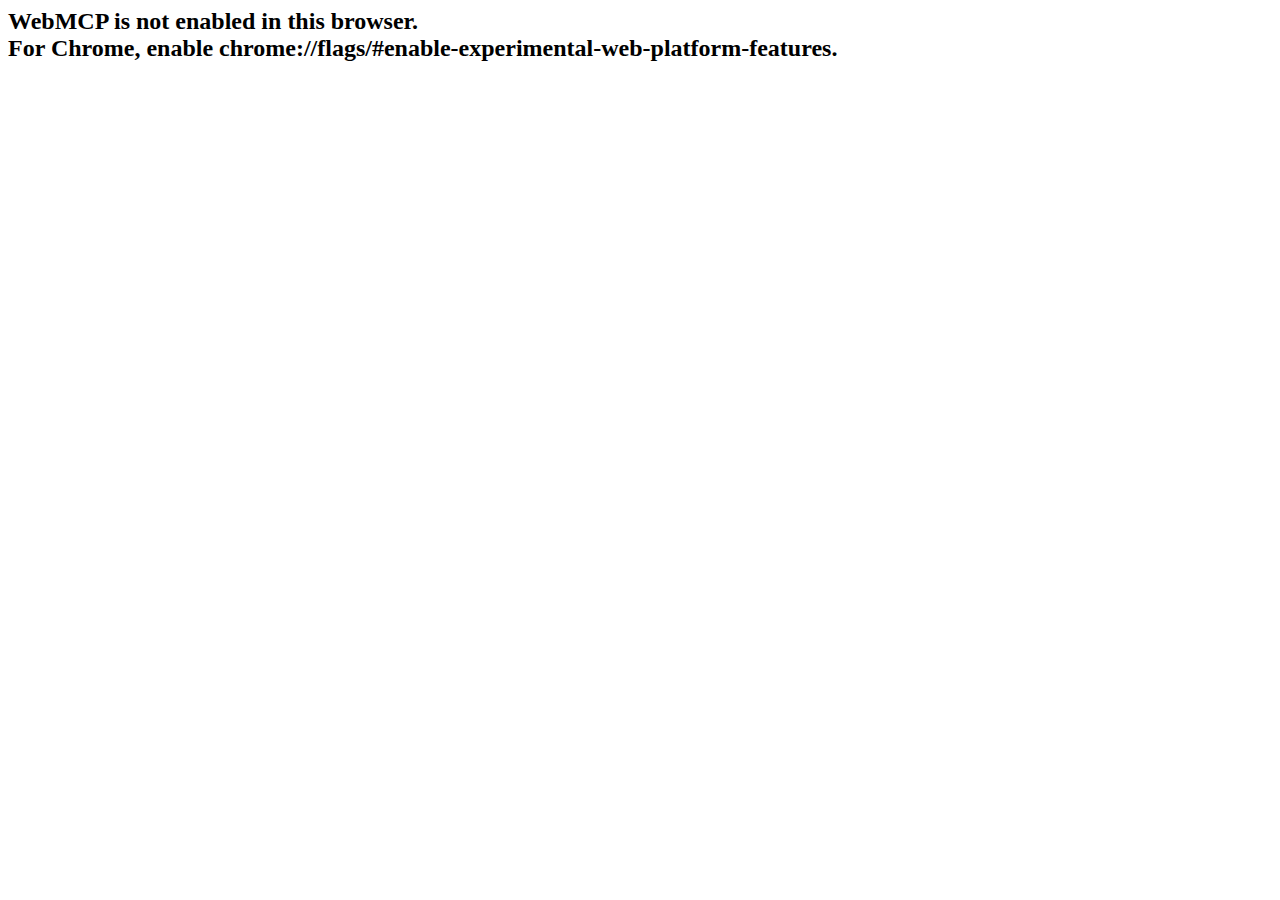
<file: index.html>
<!DOCTYPE html>
<html lang="en">
<head>
    <meta charset="UTF-8">
    <meta name="viewport" content="width=device-width, initial-scale=1.0">
    <title id="pageTitle">Flight Booking</title>
    <link rel="icon" href="data:image/svg+xml,<svg xmlns=%22http://www.w3.org/2000/svg%22 viewBox=%220 0 100 100%22><text y=%22.9em%22 font-size=%2290%22>✈️</text></svg>">
    <link rel="stylesheet" href="styles.css">
    <script>
        const isDeclarative = new URLSearchParams(window.location.search).get('declarative') === 'true';
        document.addEventListener('DOMContentLoaded', () => {
            const subHeading = document.getElementById('subHeading');
            const flightForm = document.getElementById('flightForm');
            if (isDeclarative) {
                document.getElementById('pageTitle').textContent = 'Flight Booking (Declarative Form Version)';
                document.getElementById('mainHeading').textContent = '✈️ Book Your Flight (Declarative Version)';
                subHeading.innerHTML = 'Find the best flights for your journey <a href="index.html">(imperative version)</a>';
            } else {
                subHeading.innerHTML = 'Find the best flights for your journey <a href="index.html?declarative=true">(declarative version)</a>';
                flightForm.removeAttribute('toolname');
                flightForm.removeAttribute('tooldescription');
            }
        });
    </script>
    <script src="script.js" defer></script>
</head>
<body>
    <div class="container" id="searchPage">
        <h2 id="webmcp-support-message"></h2>
        
        <div class="simulation-settings">
            <div class="settings-grid">
                <div style="margin-bottom: 0;">
                    <label for="latencyInput">Tool Execution Latency (ms)</label>
                    <input type="number" id="latencyInput" placeholder="0" min="0" step="100" value="0">
                </div>
                <div class="settings-checkbox">
                    <input type="checkbox" id="toolBugWorkaround" checked>
                    <label for="toolBugWorkaround">Tool declaration bug workaround</label>
                </div>
            </div>
        </div>
        
        <h1 id="mainHeading">✈️ Book Your Flight</h1>
        <p class="subtitle" id="subHeading">Find the best flights for your journey</p>

        <form id="flightForm" toolname="search_flights"
                tooldescription="Search for available flights between cities. Returns detailed
                flight information including airline, price, times, stops, duration, aircraft type,
                amenities, and seat details.">
            <div class="form-group">
                <label for="origin">Origin City</label>
                <input type="text" id="origin" name="origin" placeholder="e.g., New York" required>
            </div>

            <div class="form-group">
                <label for="destination">Destination City</label>
                <input type="text" id="destination" name="destination" placeholder="e.g., Los Angeles" required>
            </div>

            <div class="form-group">
                <label for="departureDate">Departure Date</label>
                <input type="date" id="departureDate" name="departureDate" required>
            </div>

            <div class="checkbox-group">
                <input type="checkbox" id="oneWay">
                <label for="oneWay">One-way trip</label>
            </div>

            <div class="form-group" id="returnDateGroup">
                <label for="returnDate">Return Date</label>
                <input type="date" id="returnDate" name="returnDate">
            </div>

            <div class="form-group">
                <label for="passengers">Number of Passengers</label>
                <select id="passengers" name="passengers" required>
                    <option value="1">1 Passenger</option>
                    <option value="2">2 Passengers</option>
                    <option value="3">3 Passengers</option>
                    <option value="4">4 Passengers</option>
                    <option value="5">5 Passengers</option>
                    <option value="6">6 Passengers</option>
                    <option value="7">7 Passengers</option>
                    <option value="8">8 Passengers</option>
                </select>
            </div>

            <button type="submit">Search Flights</button>
        </form>
    </div>

    <div class="container results-container hidden" id="resultsPage">
        <button class="back-button" id="backButton">← Back to Search</button>
        
        <div class="search-summary" id="searchSummary"></div>

        <h1>Available Flights</h1>
        <p class="subtitle" id="resultsCount"></p>

        <div id="flightResults"></div>

        <div class="pagination">
            <button id="prevButton" disabled>Previous</button>
            <span class="page-info" id="pageInfo"></span>
            <button id="nextButton">Next</button>
        </div>
    </div>
</body>
</html>
</file>
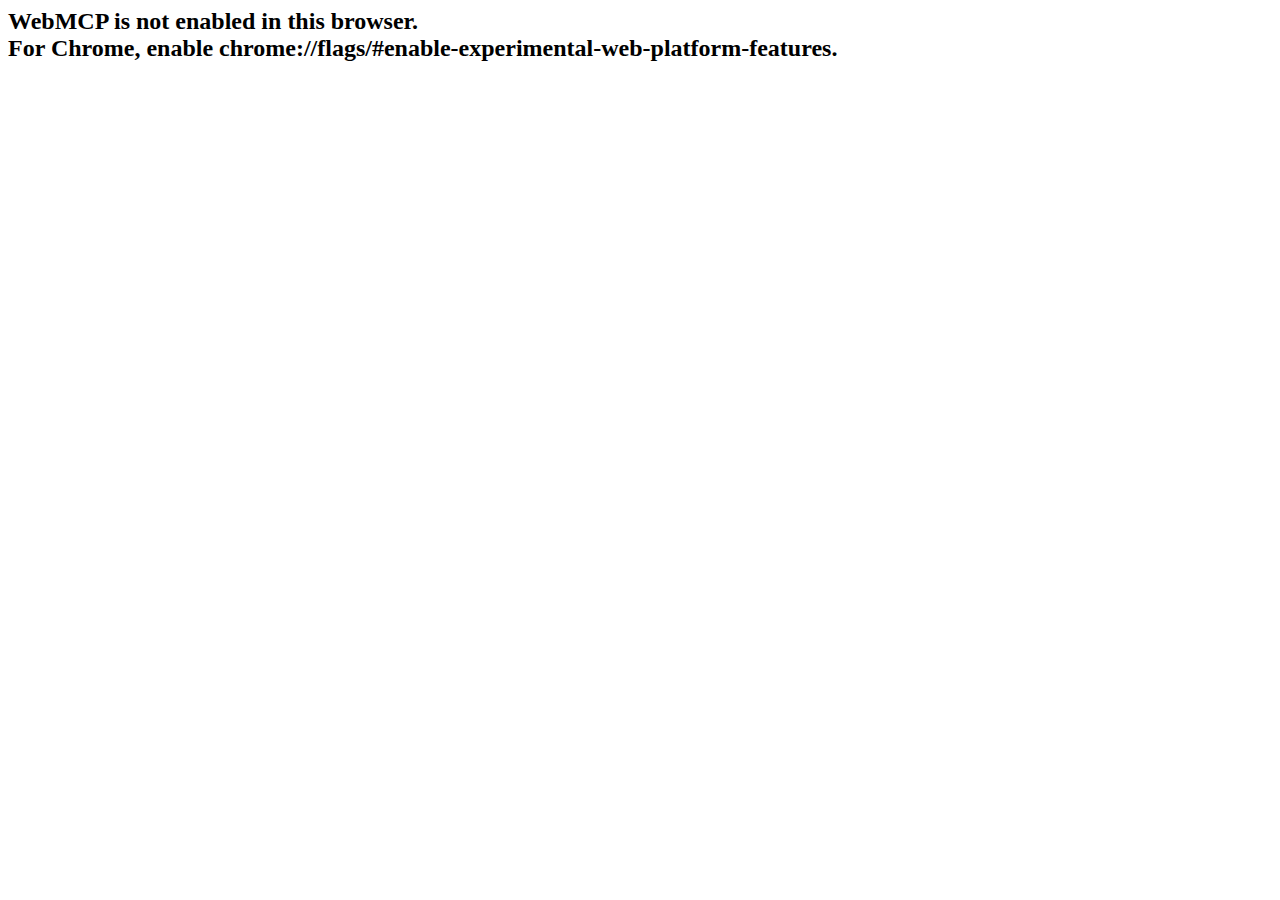
<file: declarative.html>
<!DOCTYPE html>
<html lang="en">
<head>
    <meta charset="UTF-8">
    <meta name="viewport" content="width=device-width, initial-scale=1.0">
    <title>Flight Booking (Declarative Form Version)</title>
    <link rel="icon" href="data:image/svg+xml,<svg xmlns=%22http://www.w3.org/2000/svg%22 viewBox=%220 0 100 100%22><text y=%22.9em%22 font-size=%2290%22>✈️</text></svg>">
    <link rel="stylesheet" href="styles.css">
    <script>window.include_search_flights_tool = false;</script>
    <script src="script.js" defer></script>
</head>
<body>
    <div class="container" id="searchPage">
        
        <div class="simulation-settings">
            <div class="settings-grid">
                <div style="margin-bottom: 0;">
                    <label for="latencyInput">Tool Execution Latency (ms)</label>
                    <input type="number" id="latencyInput" placeholder="0" min="0" step="100" value="0">
                </div>
                <div class="settings-checkbox">
                    <input type="checkbox" id="toolBugWorkaround" checked>
                    <label for="toolBugWorkaround">Tool declaration bug workaround</label>
                </div>
            </div>
        </div>
        
        <h1>✈️ Book Your Flight (Declarative Version)</h1>
        <p class="subtitle">Find the best flights for your journey</p>

        <form id="flightForm" toolname="search_flights"
                tooldescription="Search for available flights between cities. Returns detailed
                flight information including airline, price, times, stops, duration, aircraft type,
                amenities, and seat details.">
            <div class="form-group">
                <label for="origin">Origin City</label>
                <input type="text" id="origin" name="origin" placeholder="e.g., New York" required>
            </div>

            <div class="form-group">
                <label for="destination">Destination City</label>
                <input type="text" id="destination" name="destination" placeholder="e.g., Los Angeles" required>
            </div>

            <div class="form-group">
                <label for="departureDate">Departure Date</label>
                <input type="date" id="departureDate" name="departureDate" required>
            </div>

            <div class="checkbox-group">
                <input type="checkbox" id="oneWay">
                <label for="oneWay">One-way trip</label>
            </div>

            <div class="form-group" id="returnDateGroup">
                <label for="returnDate">Return Date</label>
                <input type="date" id="returnDate" name="returnDate">
            </div>

            <div class="form-group">
                <label for="passengers">Number of Passengers</label>
                <select id="passengers" name="passengers" required>
                    <option value="1">1 Passenger</option>
                    <option value="2">2 Passengers</option>
                    <option value="3">3 Passengers</option>
                    <option value="4">4 Passengers</option>
                    <option value="5">5 Passengers</option>
                    <option value="6">6 Passengers</option>
                    <option value="7">7 Passengers</option>
                    <option value="8">8 Passengers</option>
                </select>
            </div>

            <button type="submit">Search Flights</button>
        </form>
    </div>

    <div class="container results-container hidden" id="resultsPage">
        <button class="back-button" id="backButton">← Back to Search</button>
        
        <div class="search-summary" id="searchSummary"></div>

        <h1>Available Flights</h1>
        <p class="subtitle" id="resultsCount"></p>

        <div id="flightResults"></div>

        <div class="pagination">
            <button id="prevButton" disabled>Previous</button>
            <span class="page-info" id="pageInfo"></span>
            <button id="nextButton">Next</button>
        </div>
    </div>
</body>
</html>
</file>
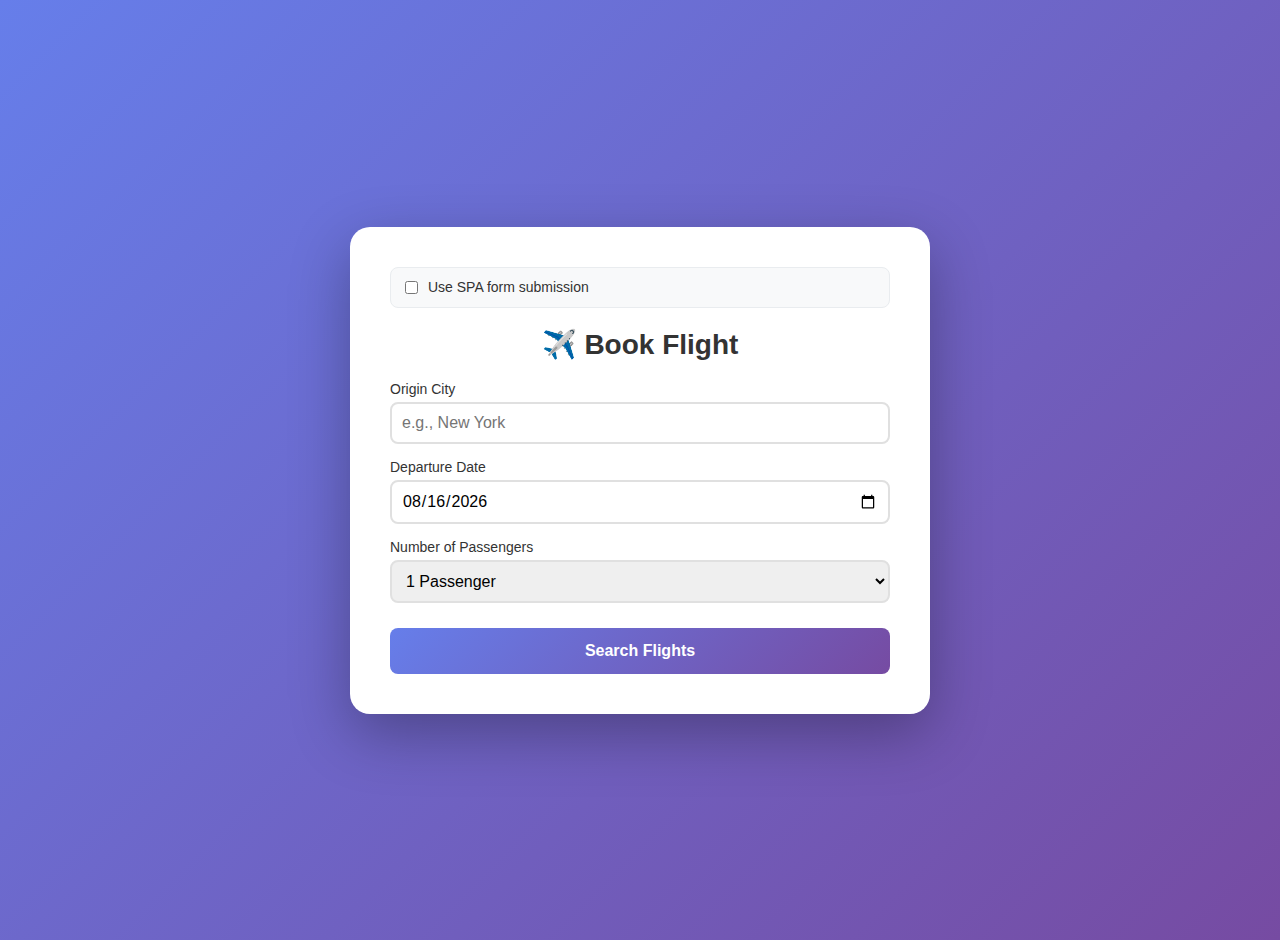
<file: declarative_small.html>
<!DOCTYPE html>
<html lang="en">
<meta charset="UTF-8">
<meta name="viewport" content="width=device-width, initial-scale=1.0">
<title>Flight Booking (Minimal, declarative)</title>

<div class="container">
    <div class="settings">
        <div class="checkbox-wrapper">
            <input type="checkbox" id="spaMode">
            <label for="spaMode">Use SPA form submission</label>
        </div>
    </div>
    
    <h1>✈️ Book Flight</h1>

    <form id="flightForm" toolname="search_flights"
            tooldescription="Search for available flights.">
        
        <div class="form-group">
            <label for="origin">Origin City</label>
            <input type="text" id="origin" name="origin" placeholder="e.g., New York" required>
        </div>

        <!-- Destination removed as requested -->

        <div class="form-group">
            <label for="departureDate">Departure Date</label>
            <input type="date" id="departureDate" name="departureDate" value="2026-08-16" required>
        </div>

        <!-- One-way removed as requested -->
        <!-- Return Date removed as requested -->

        <div class="form-group">
            <label for="passengers">Number of Passengers</label>
            <select id="passengers" name="passengers" required>
                <option value="1">1 Passenger</option>
                <option value="2">2 Passengers</option>
            </select>
        </div>

        <button type="submit">Search Flights</button>
    </form>
</div>

<script>
const HARDCODED_RESULTS = JSON.stringify({
    totalFlights: 2,
    flights: [
        {
            flightId: "FL-MIN-01",
            airline: "Minimal Air",
            price: 120,
            departure: { time: "09:00", airport: "ABC" },
            arrival: { time: "11:00", airport: "XYZ" },
            duration: "2h 00m"
        },
        {
            flightId: "FL-MIN-02",
            airline: "Tiny Jets",
            price: 95,
            departure: { time: "15:30", airport: "ABC" },
            arrival: { time: "18:00", airport: "XYZ" },
            duration: "2h 30m"
        }
    ]
});

window.searchFlights = async function(params) {
    console.log("Searching with params (ignored):", params);
    return HARDCODED_RESULTS;
};

window.addEventListener('DOMContentLoaded', () => {
    const form = document.getElementById('flightForm');
    const spaCheckbox = document.getElementById('spaMode');

    if (spaCheckbox) {
        form.addEventListener('submit', (e) => {
            if (!spaCheckbox.checked) {
                return;
            }
            e.preventDefault();

            const formData = new FormData(form);
            const searchParams = {
                origin: formData.get('origin'),
                departureDate: formData.get('departureDate'),
                passengers: parseInt(formData.get('passengers'))
            };

            const promise = window.searchFlights(searchParams);

            if (typeof e.respondWith === 'function') {
                console.log("Calling respondWith");
                e.respondWith(promise);
            } else {
                console.log("Browser does not support e.respondWith, displaying alert.");
                promise.then(res => alert(res));
            }
        });
    }
});
</script>

<style>
body {
    font-family: -apple-system, BlinkMacSystemFont, 'Segoe UI', Roboto, sans-serif;
    background: linear-gradient(135deg, #667eea 0%, #764ba2 100%);
    min-height: 100vh;
    display: flex;
    align-items: center;
    justify-content: center;
    padding: 20px;
    margin: 0;
}

.container {
    background: white;
    border-radius: 20px;
    padding: 40px;
    box-shadow: 0 20px 60px rgba(0, 0, 0, 0.3);
    max-width: 500px;
    width: 100%;
}

h1 {
    color: #333;
    margin-bottom: 20px;
    font-size: 28px;
    text-align: center;
}

.settings {
    background-color: #f8f9fa;
    border: 1px solid #e9ecef;
    padding: 10px;
    border-radius: 8px;
    margin-bottom: 20px;
    display: flex;
    align-items: center;
}

.form-group {
    margin-bottom: 15px;
}

label {
    display: block;
    margin-bottom: 5px;
    color: #333;
    font-weight: 500;
    font-size: 14px;
}

input, select {
    width: 100%;
    padding: 10px;
    border: 2px solid #e0e0e0;
    border-radius: 8px;
    font-size: 16px;
    box-sizing: border-box;
    font-family: inherit;
}

input:focus, select:focus {
    outline: none;
    border-color: #667eea;
}

button {
    width: 100%;
    padding: 14px;
    background: linear-gradient(135deg, #667eea 0%, #764ba2 100%);
    color: white;
    border: none;
    border-radius: 8px;
    font-size: 16px;
    font-weight: 600;
    cursor: pointer;
    margin-top: 10px;
}

button:hover {
    opacity: 0.9;
    transform: translateY(-1px);
}

.checkbox-wrapper {
    display: flex;
    align-items: center;
}

.checkbox-wrapper input {
    width: auto;
    margin-right: 10px;
}

.checkbox-wrapper label {
    margin-bottom: 0;
    cursor: pointer;
}
</style>
</file>
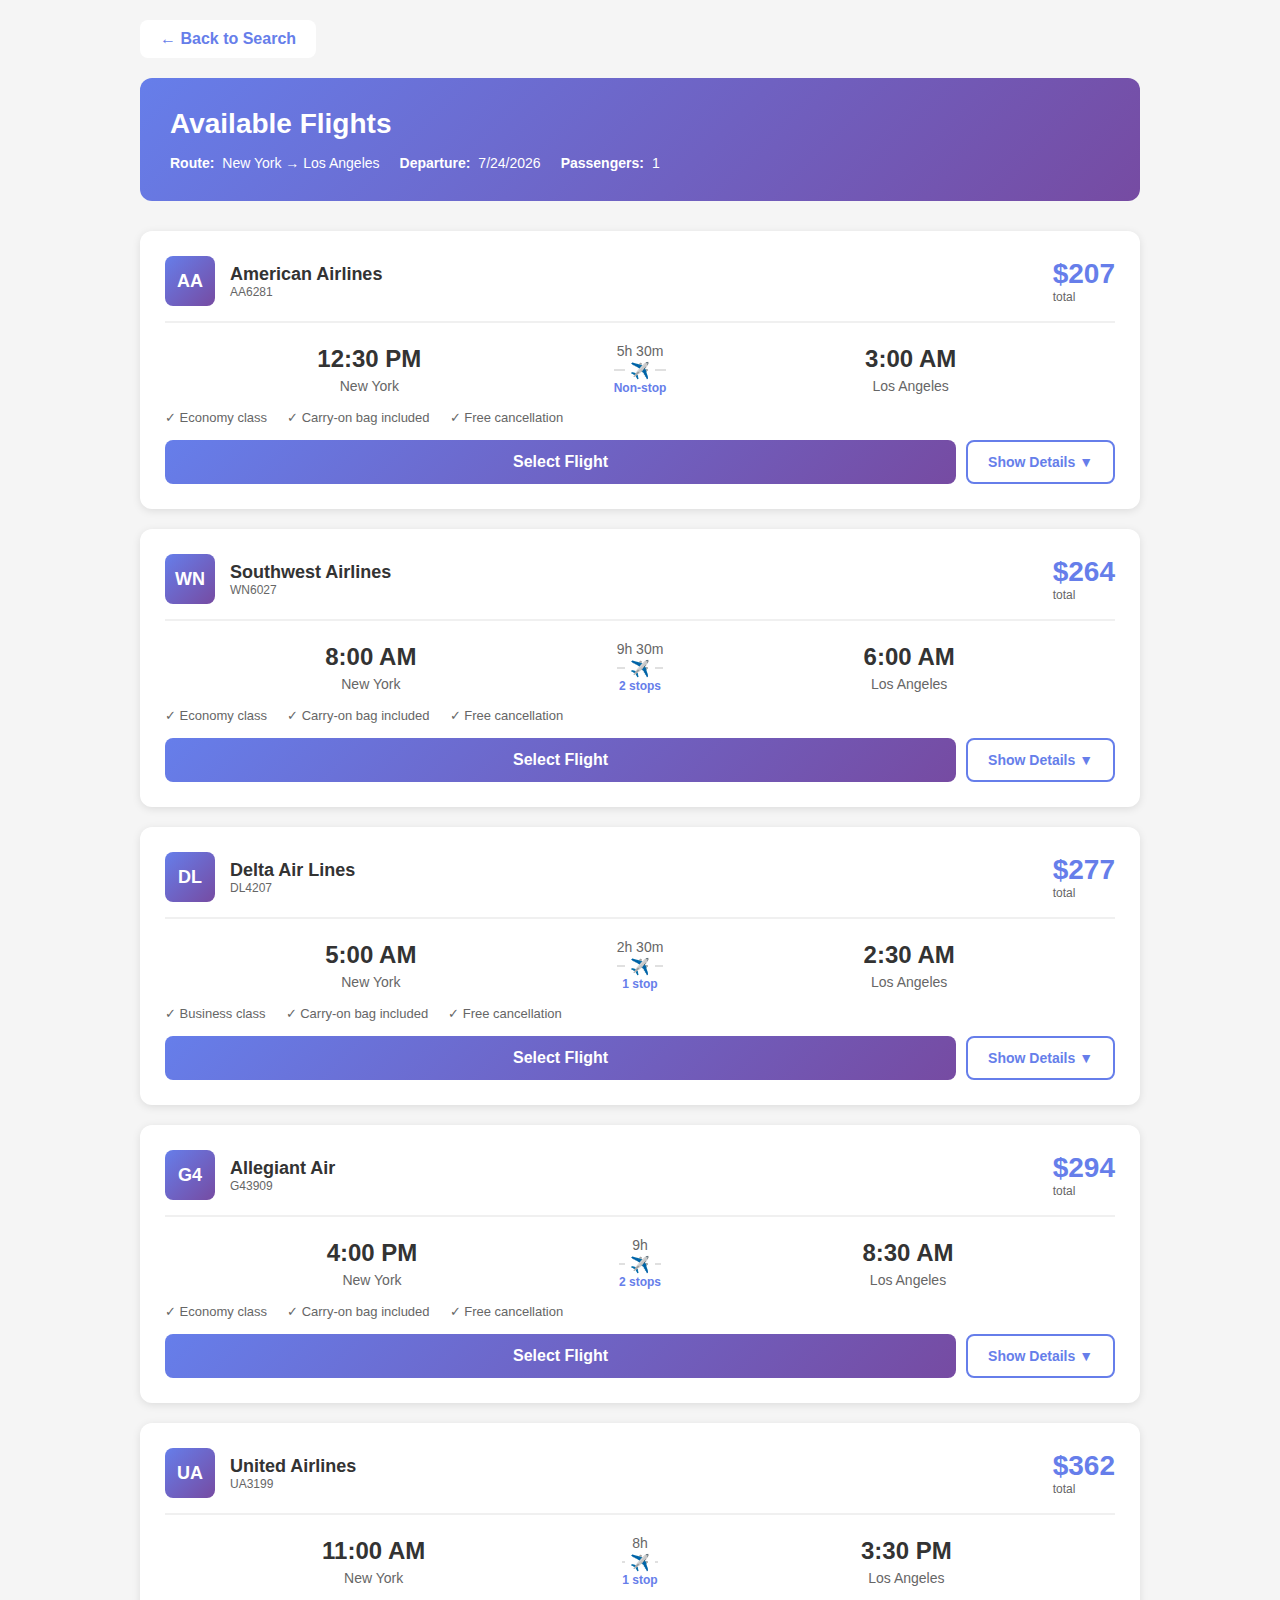
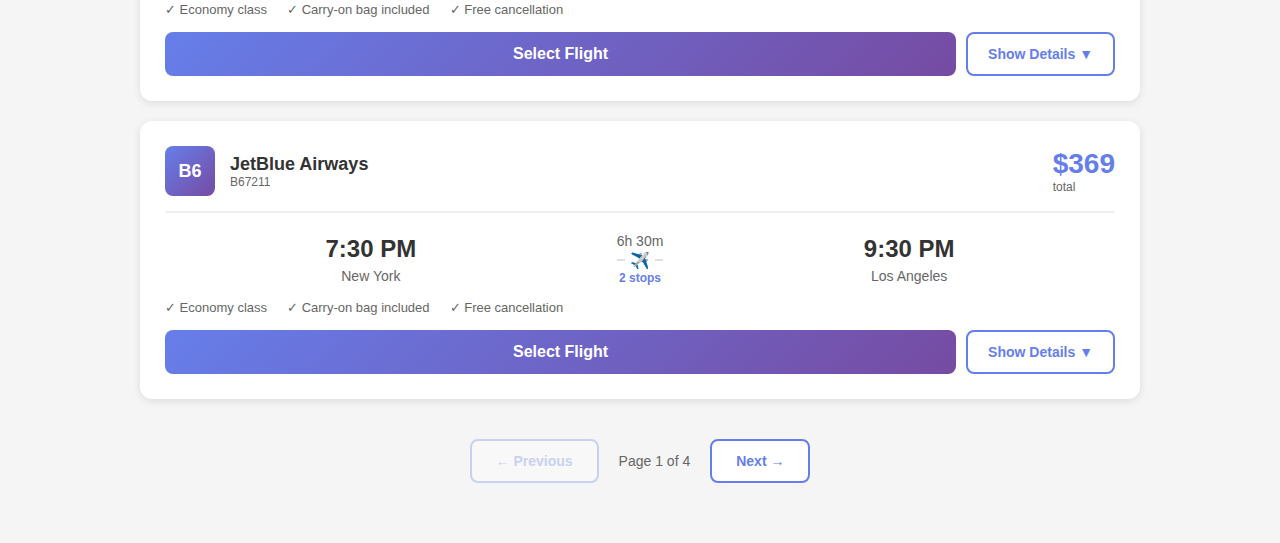
<file: flight-results.html>
<!DOCTYPE html>
<html lang="en">
<head>
    <meta charset="UTF-8">
    <meta name="viewport" content="width=device-width, initial-scale=1.0">
    <title>Flight Results</title>
    <style>
        * {
            margin: 0;
            padding: 0;
            box-sizing: border-box;
        }

        body {
            font-family: -apple-system, BlinkMacSystemFont, 'Segoe UI', Roboto, Oxygen, Ubuntu, Cantarell, sans-serif;
            background: #f5f5f5;
            padding: 20px;
        }

        .header {
            background: linear-gradient(135deg, #667eea 0%, #764ba2 100%);
            color: white;
            padding: 30px;
            border-radius: 12px;
            margin-bottom: 30px;
        }

        .header h1 {
            font-size: 28px;
            margin-bottom: 15px;
        }

        .search-summary {
            display: flex;
            flex-wrap: wrap;
            gap: 20px;
            font-size: 14px;
        }

        .search-summary div {
            display: flex;
            align-items: center;
            gap: 8px;
        }

        .back-button {
            display: inline-block;
            margin-bottom: 20px;
            padding: 10px 20px;
            background: white;
            color: #667eea;
            text-decoration: none;
            border-radius: 8px;
            font-weight: 600;
            transition: transform 0.2s;
        }

        .back-button:hover {
            transform: translateX(-5px);
        }

        .results-container {
            max-width: 1000px;
            margin: 0 auto;
        }

        .flight-card {
            background: white;
            border-radius: 12px;
            padding: 25px;
            margin-bottom: 20px;
            box-shadow: 0 2px 8px rgba(0, 0, 0, 0.1);
            transition: transform 0.2s, box-shadow 0.2s;
        }

        .flight-card:hover {
            transform: translateY(-2px);
            box-shadow: 0 4px 16px rgba(0, 0, 0, 0.15);
        }

        .flight-header {
            display: flex;
            justify-content: space-between;
            align-items: center;
            margin-bottom: 20px;
            padding-bottom: 15px;
            border-bottom: 2px solid #f0f0f0;
        }

        .airline-info {
            display: flex;
            align-items: center;
            gap: 15px;
        }

        .airline-logo {
            width: 50px;
            height: 50px;
            background: linear-gradient(135deg, #667eea 0%, #764ba2 100%);
            border-radius: 8px;
            display: flex;
            align-items: center;
            justify-content: center;
            color: white;
            font-weight: bold;
            font-size: 18px;
        }

        .airline-name {
            font-size: 18px;
            font-weight: 600;
            color: #333;
        }

        .flight-number {
            font-size: 12px;
            color: #666;
        }

        .price {
            font-size: 28px;
            font-weight: 700;
            color: #667eea;
        }

        .price-label {
            font-size: 12px;
            color: #666;
        }

        .flight-details {
            display: grid;
            grid-template-columns: 1fr auto 1fr;
            gap: 20px;
            align-items: center;
            margin-bottom: 15px;
        }

        .flight-time {
            text-align: center;
        }

        .time {
            font-size: 24px;
            font-weight: 600;
            color: #333;
        }

        .airport {
            font-size: 14px;
            color: #666;
            margin-top: 5px;
        }

        .flight-duration {
            text-align: center;
            padding: 0 20px;
        }

        .duration {
            font-size: 14px;
            color: #666;
            margin-bottom: 8px;
        }

        .flight-line {
            position: relative;
            height: 2px;
            background: #e0e0e0;
            margin: 10px 0;
        }

        .flight-line::before {
            content: '✈️';
            position: absolute;
            top: 50%;
            left: 50%;
            transform: translate(-50%, -50%);
            background: white;
            padding: 0 5px;
        }

        .stops {
            font-size: 12px;
            color: #667eea;
            font-weight: 600;
        }

        .flight-info {
            display: flex;
            gap: 20px;
            font-size: 13px;
            color: #666;
            flex-wrap: wrap;
        }

        .flight-actions {
            display: grid;
            grid-template-columns: 1fr auto;
            gap: 10px;
            margin-top: 15px;
        }

        .select-button {
            padding: 12px;
            background: linear-gradient(135deg, #667eea 0%, #764ba2 100%);
            color: white;
            border: none;
            border-radius: 8px;
            font-size: 16px;
            font-weight: 600;
            cursor: pointer;
            transition: transform 0.2s;
        }

        .select-button:hover {
            transform: scale(1.02);
        }

        .details-button {
            padding: 12px 20px;
            background: white;
            color: #667eea;
            border: 2px solid #667eea;
            border-radius: 8px;
            font-size: 14px;
            font-weight: 600;
            cursor: pointer;
            transition: all 0.2s;
            white-space: nowrap;
        }

        .details-button:hover {
            background: #f0f0ff;
        }

        .flight-details-expanded {
            max-height: 0;
            overflow: hidden;
            transition: max-height 0.3s ease-out;
        }

        .flight-details-expanded.open {
            max-height: 500px;
            transition: max-height 0.3s ease-in;
        }

        .details-content {
            margin-top: 20px;
            padding: 20px;
            background: #f9f9f9;
            border-radius: 8px;
            border: 1px solid #e0e0e0;
        }

        .details-grid {
            display: grid;
            grid-template-columns: repeat(auto-fit, minmax(200px, 1fr));
            gap: 15px;
        }

        .detail-item {
            display: flex;
            align-items: start;
            gap: 10px;
        }

        .detail-icon {
            font-size: 20px;
            margin-top: 2px;
        }

        .detail-text {
            flex: 1;
        }

        .detail-label {
            font-size: 12px;
            color: #666;
            margin-bottom: 3px;
        }

        .detail-value {
            font-size: 14px;
            color: #333;
            font-weight: 600;
        }

        .pagination {
            display: flex;
            justify-content: center;
            align-items: center;
            gap: 20px;
            margin: 40px 0;
        }

        .pagination button {
            padding: 12px 24px;
            background: white;
            color: #667eea;
            border: 2px solid #667eea;
            border-radius: 8px;
            font-size: 14px;
            font-weight: 600;
            cursor: pointer;
            transition: all 0.2s;
        }

        .pagination button:hover:not(:disabled) {
            background: #667eea;
            color: white;
        }

        .pagination button:disabled {
            opacity: 0.3;
            cursor: not-allowed;
        }

        .page-info {
            font-size: 14px;
            color: #666;
            font-weight: 500;
        }

        .no-results {
            text-align: center;
            padding: 60px 20px;
            background: white;
            border-radius: 12px;
        }

        .no-results h2 {
            color: #333;
            margin-bottom: 10px;
        }
    </style>
</head>
<body>
    <div class="results-container">
        <a href="flight-booking.html" class="back-button">← Back to Search</a>
        
        <div class="header">
            <h1>Available Flights</h1>
            <div class="search-summary" id="searchSummary"></div>
        </div>

        <div id="flightResults"></div>

        <div class="pagination">
            <button id="prevButton" onclick="changePage(-1)">← Previous</button>
            <span class="page-info" id="pageInfo"></span>
            <button id="nextButton" onclick="changePage(1)">Next →</button>
        </div>
    </div>

    <script>
        const airlines = [
            { name: 'American Airlines', code: 'AA' },
            { name: 'Delta Air Lines', code: 'DL' },
            { name: 'United Airlines', code: 'UA' },
            { name: 'Southwest Airlines', code: 'WN' },
            { name: 'Alaska Airlines', code: 'AS' },
            { name: 'JetBlue Airways', code: 'B6' },
            { name: 'Spirit Airlines', code: 'NK' },
            { name: 'Frontier Airlines', code: 'F9' },
            { name: 'Hawaiian Airlines', code: 'HA' },
            { name: 'Allegiant Air', code: 'G4' }
        ];

        const aircraftTypes = [
            'Boeing 737-800',
            'Boeing 737-900',
            'Boeing 777-200',
            'Boeing 777-300ER',
            'Boeing 787-8 Dreamliner',
            'Boeing 787-9 Dreamliner',
            'Airbus A320',
            'Airbus A321',
            'Airbus A330-200',
            'Airbus A330-300',
            'Airbus A350-900',
            'Airbus A380-800'
        ];

        let currentPage = 1;
        const flightsPerPage = 6;
        let allFlights = [];

        // Get search parameters from URL
        const params = new URLSearchParams(window.location.search);
        const searchData = {
            origin: params.get('origin') || 'New York',
            destination: params.get('destination') || 'Los Angeles',
            departureDate: params.get('departureDate') || new Date().toISOString().split('T')[0],
            returnDate: params.get('returnDate'),
            passengers: params.get('passengers') || '1',
            tripType: params.get('tripType') || 'round-trip'
        };

        // Display search summary
        function displaySearchSummary() {
            const summary = document.getElementById('searchSummary');
            summary.innerHTML = `
                <div><strong>Route:</strong> ${searchData.origin} → ${searchData.destination}</div>
                <div><strong>Departure:</strong> ${new Date(searchData.departureDate).toLocaleDateString()}</div>
                ${searchData.returnDate ? `<div><strong>Return:</strong> ${new Date(searchData.returnDate).toLocaleDateString()}</div>` : ''}
                <div><strong>Passengers:</strong> ${searchData.passengers}</div>
            `;
        }

        // Generate random time
        function randomTime() {
            const hour = Math.floor(Math.random() * 24);
            const minute = Math.random() < 0.5 ? '00' : '30';
            const ampm = hour >= 12 ? 'PM' : 'AM';
            const displayHour = hour === 0 ? 12 : hour > 12 ? hour - 12 : hour;
            return `${displayHour}:${minute} ${ampm}`;
        }

        // Generate flight duration
        function generateDuration() {
            const hours = Math.floor(Math.random() * 8) + 2;
            const minutes = Math.random() < 0.5 ? 0 : 30;
            return `${hours}h ${minutes > 0 ? minutes + 'm' : ''}`.trim();
        }

        // Generate random stops
        function generateStops() {
            const random = Math.random();
            if (random < 0.4) return 'Non-stop';
            if (random < 0.7) return '1 stop';
            return '2 stops';
        }

        // Generate legroom
        function generateLegroom() {
            const legrooms = [28, 30, 31, 32, 34, 36, 38];
            return legrooms[Math.floor(Math.random() * legrooms.length)];
        }

        // Generate fake flights
        function generateFlights() {
            const flights = [];
            const numFlights = 24;

            for (let i = 0; i < numFlights; i++) {
                const airline = airlines[Math.floor(Math.random() * airlines.length)];
                const flightNumber = Math.floor(Math.random() * 9000) + 1000;
                const basePrice = Math.floor(Math.random() * 600) + 150;
                const pricePerPerson = basePrice * parseInt(searchData.passengers);
                const aircraft = aircraftTypes[Math.floor(Math.random() * aircraftTypes.length)];
                const legroom = generateLegroom();
                const hasWifi = Math.random() < 0.7;
                const hasEntertainment = Math.random() < 0.8;
                const hasCharging = Math.random() < 0.6;
                const hasLieFlatUpgrade = Math.random() < 0.4;
                
                flights.push({
                    airline: airline.name,
                    airlineCode: airline.code,
                    flightNumber: `${airline.code}${flightNumber}`,
                    departureTime: randomTime(),
                    arrivalTime: randomTime(),
                    duration: generateDuration(),
                    stops: generateStops(),
                    price: pricePerPerson,
                    cabin: Math.random() < 0.3 ? 'Business' : 'Economy',
                    aircraft: aircraft,
                    legroom: legroom,
                    wifi: hasWifi,
                    entertainment: hasEntertainment,
                    charging: hasCharging,
                    lieFlatUpgrade: hasLieFlatUpgrade
                });
            }

            // Sort by price
            return flights.sort((a, b) => a.price - b.price);
        }

        // Toggle flight details
        function toggleDetails(index) {
            const detailsDiv = document.getElementById(`details-${index}`);
            const button = document.getElementById(`btn-${index}`);
            
            if (detailsDiv.classList.contains('open')) {
                detailsDiv.classList.remove('open');
                button.textContent = 'Show Details ▼';
            } else {
                detailsDiv.classList.add('open');
                button.textContent = 'Hide Details ▲';
            }
        }

        // Display flights for current page
        function displayFlights() {
            const resultsDiv = document.getElementById('flightResults');
            
            const startIndex = (currentPage - 1) * flightsPerPage;
            const endIndex = startIndex + flightsPerPage;
            const pageFlights = allFlights.slice(startIndex, endIndex);

            if (pageFlights.length === 0) {
                resultsDiv.innerHTML = `
                    <div class="no-results">
                        <h2>No flights found</h2>
                        <p>Please try different search criteria</p>
                    </div>
                `;
                return;
            }

            resultsDiv.innerHTML = pageFlights.map((flight, index) => {
                const globalIndex = startIndex + index;
                return `
                <div class="flight-card">
                    <div class="flight-header">
                        <div class="airline-info">
                            <div class="airline-logo">${flight.airlineCode}</div>
                            <div>
                                <div class="airline-name">${flight.airline}</div>
                                <div class="flight-number">${flight.flightNumber}</div>
                            </div>
                        </div>
                        <div>
                            <div class="price">$${flight.price}</div>
                            <div class="price-label">total</div>
                        </div>
                    </div>

                    <div class="flight-details">
                        <div class="flight-time">
                            <div class="time">${flight.departureTime}</div>
                            <div class="airport">${searchData.origin}</div>
                        </div>

                        <div class="flight-duration">
                            <div class="duration">${flight.duration}</div>
                            <div class="flight-line"></div>
                            <div class="stops">${flight.stops}</div>
                        </div>

                        <div class="flight-time">
                            <div class="time">${flight.arrivalTime}</div>
                            <div class="airport">${searchData.destination}</div>
                        </div>
                    </div>

                    <div class="flight-info">
                        <div>✓ ${flight.cabin} class</div>
                        <div>✓ Carry-on bag included</div>
                        <div>✓ Free cancellation</div>
                    </div>

                    <div class="flight-details-expanded" id="details-${globalIndex}">
                        <div class="details-content">
                            <div class="details-grid">
                                <div class="detail-item">
                                    <div class="detail-icon">✈️</div>
                                    <div class="detail-text">
                                        <div class="detail-label">Aircraft Type</div>
                                        <div class="detail-value">${flight.aircraft}</div>
                                    </div>
                                </div>
                                <div class="detail-item">
                                    <div class="detail-icon">📏</div>
                                    <div class="detail-text">
                                        <div class="detail-label">Legroom</div>
                                        <div class="detail-value">${flight.legroom} inches</div>
                                    </div>
                                </div>
                                <div class="detail-item">
                                    <div class="detail-icon">📺</div>
                                    <div class="detail-text">
                                        <div class="detail-label">In-Flight Entertainment</div>
                                        <div class="detail-value">${flight.entertainment ? 'Available' : 'Not available'}</div>
                                    </div>
                                </div>
                                <div class="detail-item">
                                    <div class="detail-icon">📶</div>
                                    <div class="detail-text">
                                        <div class="detail-label">Wi-Fi</div>
                                        <div class="detail-value">${flight.wifi ? 'Available' : 'Not available'}</div>
                                    </div>
                                </div>
                                <div class="detail-item">
                                    <div class="detail-icon">🔌</div>
                                    <div class="detail-text">
                                        <div class="detail-label">Charging Points</div>
                                        <div class="detail-value">${flight.charging ? 'Available' : 'Not available'}</div>
                                    </div>
                                </div>
                                <div class="detail-item">
                                    <div class="detail-icon">🛏️</div>
                                    <div class="detail-text">
                                        <div class="detail-label">Lie-Flat Upgrade</div>
                                        <div class="detail-value">${flight.lieFlatUpgrade ? 'Available' : 'Not available'}</div>
                                    </div>
                                </div>
                            </div>
                        </div>
                    </div>

                    <div class="flight-actions">
                        <button class="select-button" onclick="selectFlight('${flight.flightNumber}', ${flight.price})">
                            Select Flight
                        </button>
                        <button class="details-button" id="btn-${globalIndex}" onclick="toggleDetails(${globalIndex})">
                            Show Details ▼
                        </button>
                    </div>
                </div>
            `}).join('');

            updatePagination();
        }

        // Update pagination controls
        function updatePagination() {
            const totalPages = Math.ceil(allFlights.length / flightsPerPage);
            const pageInfo = document.getElementById('pageInfo');
            const prevButton = document.getElementById('prevButton');
            const nextButton = document.getElementById('nextButton');

            pageInfo.textContent = `Page ${currentPage} of ${totalPages}`;
            prevButton.disabled = currentPage === 1;
            nextButton.disabled = currentPage === totalPages;
        }

        // Change page
        function changePage(direction) {
            const totalPages = Math.ceil(allFlights.length / flightsPerPage);
            const newPage = currentPage + direction;
            
            if (newPage >= 1 && newPage <= totalPages) {
                currentPage = newPage;
                displayFlights();
                window.scrollTo({ top: 0, behavior: 'smooth' });
            }
        }

        // Handle flight selection
        function selectFlight(flightNumber, price) {
            alert(`Selected flight ${flightNumber}\nTotal price: $${price}\n\nProceeding to checkout...`);
        }

        // Initialize page
        displaySearchSummary();
        allFlights = generateFlights();
        displayFlights();
    </script>
</body>
</html>
</file>
<file: styles.css>
* {
    margin: 0;
    padding: 0;
    box-sizing: border-box;
}

body {
    font-family: -apple-system, BlinkMacSystemFont, 'Segoe UI', Roboto, Oxygen, Ubuntu, Cantarell, sans-serif;
    background: linear-gradient(135deg, #667eea 0%, #764ba2 100%);
    min-height: 100vh;
    display: flex;
    align-items: center;
    justify-content: center;
    padding: 20px;
}

.container {
    background: white;
    border-radius: 20px;
    padding: 40px;
    box-shadow: 0 20px 60px rgba(0, 0, 0, 0.3);
    max-width: 600px;
    width: 100%;
}

.results-container {
    max-width: 900px;
}

/* Simulation Settings Style */
.simulation-settings {
    background-color: #f8f9fa;
    border: 1px solid #e9ecef;
    padding: 15px;
    border-radius: 8px;
    margin-bottom: 25px;
}

.simulation-settings label {
    font-size: 12px;
    text-transform: uppercase;
    letter-spacing: 0.5px;
    color: #666;
    margin-bottom: 5px;
    display: block; /* Ensure label is block for inputs */
}

.simulation-settings input[type="number"] {
    padding: 8px;
    font-size: 14px;
    border: 1px solid #ced4da;
    margin-bottom: 0;
}

/* Specific aligner for the settings grid */
.settings-grid {
    display: grid;
    grid-template-columns: 1fr 1fr;
    gap: 15px;
    align-items: end; /* Align input and checkbox vertically */
}

.settings-checkbox {
    display: flex;
    align-items: center;
    height: 42px; /* Match height of input field roughly */
    padding-bottom: 2px;
}

.settings-checkbox input {
    margin-right: 8px;
    width: auto;
}

.settings-checkbox label {
    margin-bottom: 0;
    text-transform: none; /* Keep normal case for the workaround label */
    font-weight: 500;
    cursor: pointer;
    font-size: 14px;
}

h1 {
    color: #333;
    margin-bottom: 10px;
    font-size: 32px;
}

.subtitle {
    color: #666;
    margin-bottom: 30px;
    font-size: 16px;
}

.subtitle a {
    color: #667eea;
    text-decoration: none;
    font-weight: 500;
}

.subtitle a:hover {
    text-decoration: underline;
}

.form-group {
    margin-bottom: 20px;
}

label {
    display: block;
    margin-bottom: 8px;
    color: #333;
    font-weight: 500;
    font-size: 14px;
}

input, select {
    width: 100%;
    padding: 12px 16px;
    border: 2px solid #e0e0e0;
    border-radius: 8px;
    font-size: 16px;
    transition: border-color 0.3s;
    font-family: inherit;
}

input:focus, select:focus {
    outline: none;
    border-color: #667eea;
}

.row {
    display: grid;
    grid-template-columns: 1fr 1fr;
    gap: 15px;
}

button {
    width: 100%;
    padding: 16px;
    background: linear-gradient(135deg, #667eea 0%, #764ba2 100%);
    color: white;
    border: none;
    border-radius: 8px;
    font-size: 18px;
    font-weight: 600;
    cursor: pointer;
    margin-top: 10px;
    transition: transform 0.2s, box-shadow 0.2s;
}

button:hover {
    transform: translateY(-2px);
    box-shadow: 0 10px 20px rgba(102, 126, 234, 0.3);
}

button:active {
    transform: translateY(0);
}

button:disabled {
    opacity: 0.5;
    cursor: not-allowed;
    transform: none;
}

.checkbox-group {
    display: flex;
    align-items: center;
    margin-bottom: 20px;
}

.checkbox-group input[type="checkbox"] {
    width: auto;
    margin-right: 8px;
    cursor: pointer;
}

.checkbox-group label {
    margin-bottom: 0;
    cursor: pointer;
    font-weight: 500;
}

.hidden {
    display: none;
}

/* Results page styles */
.search-summary {
    background: #f5f5f5;
    padding: 20px;
    border-radius: 12px;
    margin-bottom: 30px;
}

.search-summary h2 {
    font-size: 20px;
    color: #333;
    margin-bottom: 8px;
}

.search-summary p {
    color: #666;
    font-size: 14px;
}

.back-button {
    background: #e0e0e0;
    color: #333;
    font-size: 14px;
    padding: 10px 20px;
    width: auto;
    margin-bottom: 20px;
}

.back-button:hover {
    background: #d0d0d0;
}

.flight-card {
    background: white;
    border: 2px solid #e0e0e0;
    border-radius: 12px;
    padding: 20px;
    margin-bottom: 15px;
    transition: border-color 0.3s, box-shadow 0.3s;
}

.flight-card:hover {
    border-color: #667eea;
    box-shadow: 0 4px 12px rgba(102, 126, 234, 0.1);
}

.flight-header {
    display: flex;
    justify-content: space-between;
    align-items: center;
    margin-bottom: 15px;
}

.airline-info {
    display: flex;
    align-items: center;
    gap: 12px;
}

.airline-logo {
    width: 40px;
    height: 40px;
    background: linear-gradient(135deg, #667eea 0%, #764ba2 100%);
    border-radius: 8px;
    display: flex;
    align-items: center;
    justify-content: center;
    color: white;
    font-weight: bold;
    font-size: 16px;
}

.airline-name {
    font-weight: 600;
    color: #333;
    font-size: 16px;
}

.price {
    font-size: 24px;
    font-weight: 700;
    color: #667eea;
}

.flight-details {
    display: grid;
    grid-template-columns: 1fr auto 1fr;
    gap: 20px;
    align-items: center;
    margin-bottom: 15px;
}

.flight-time {
    text-align: center;
}

.time {
    font-size: 20px;
    font-weight: 600;
    color: #333;
}

.airport {
    font-size: 14px;
    color: #666;
    margin-top: 4px;
}

.flight-path {
    text-align: center;
    color: #999;
}

.duration {
    font-size: 12px;
    color: #666;
    margin-bottom: 4px;
}

.stops {
    font-size: 12px;
    color: #667eea;
    font-weight: 500;
}

.expand-button {
    background: transparent;
    color: #667eea;
    border: 2px solid #667eea;
    padding: 10px 20px;
    font-size: 14px;
    margin-top: 0;
}

.expand-button:hover {
    background: #667eea;
    color: white;
    transform: none;
}

.expanded-details {
    margin-top: 20px;
    padding-top: 20px;
    border-top: 2px solid #e0e0e0;
}

.detail-grid {
    display: grid;
    grid-template-columns: repeat(2, 1fr);
    gap: 15px;
}

.detail-item {
    display: flex;
    align-items: start;
    gap: 10px;
}

.detail-icon {
    width: 20px;
    height: 20px;
    flex-shrink: 0;
}

.detail-label {
    font-size: 12px;
    color: #999;
    margin-bottom: 4px;
}

.detail-value {
    font-size: 14px;
    color: #333;
    font-weight: 500;
}

.pagination {
    display: flex;
    justify-content: space-between;
    align-items: center;
    margin-top: 30px;
    gap: 15px;
}

.pagination button {
    flex: 1;
    max-width: 150px;
    padding: 12px;
    font-size: 16px;
}

.page-info {
    color: #666;
    font-size: 14px;
    font-weight: 500;
}

@media (max-width: 600px) {
    .row, .settings-grid {
        grid-template-columns: 1fr;
    }

    .container {
        padding: 30px 20px;
    }

    .flight-details {
        grid-template-columns: 1fr;
        gap: 15px;
    }

    .detail-grid {
        grid-template-columns: 1fr;
    }

    .pagination {
        flex-direction: column;
    }

    .pagination button {
        max-width: none;
    }
}
</file>
